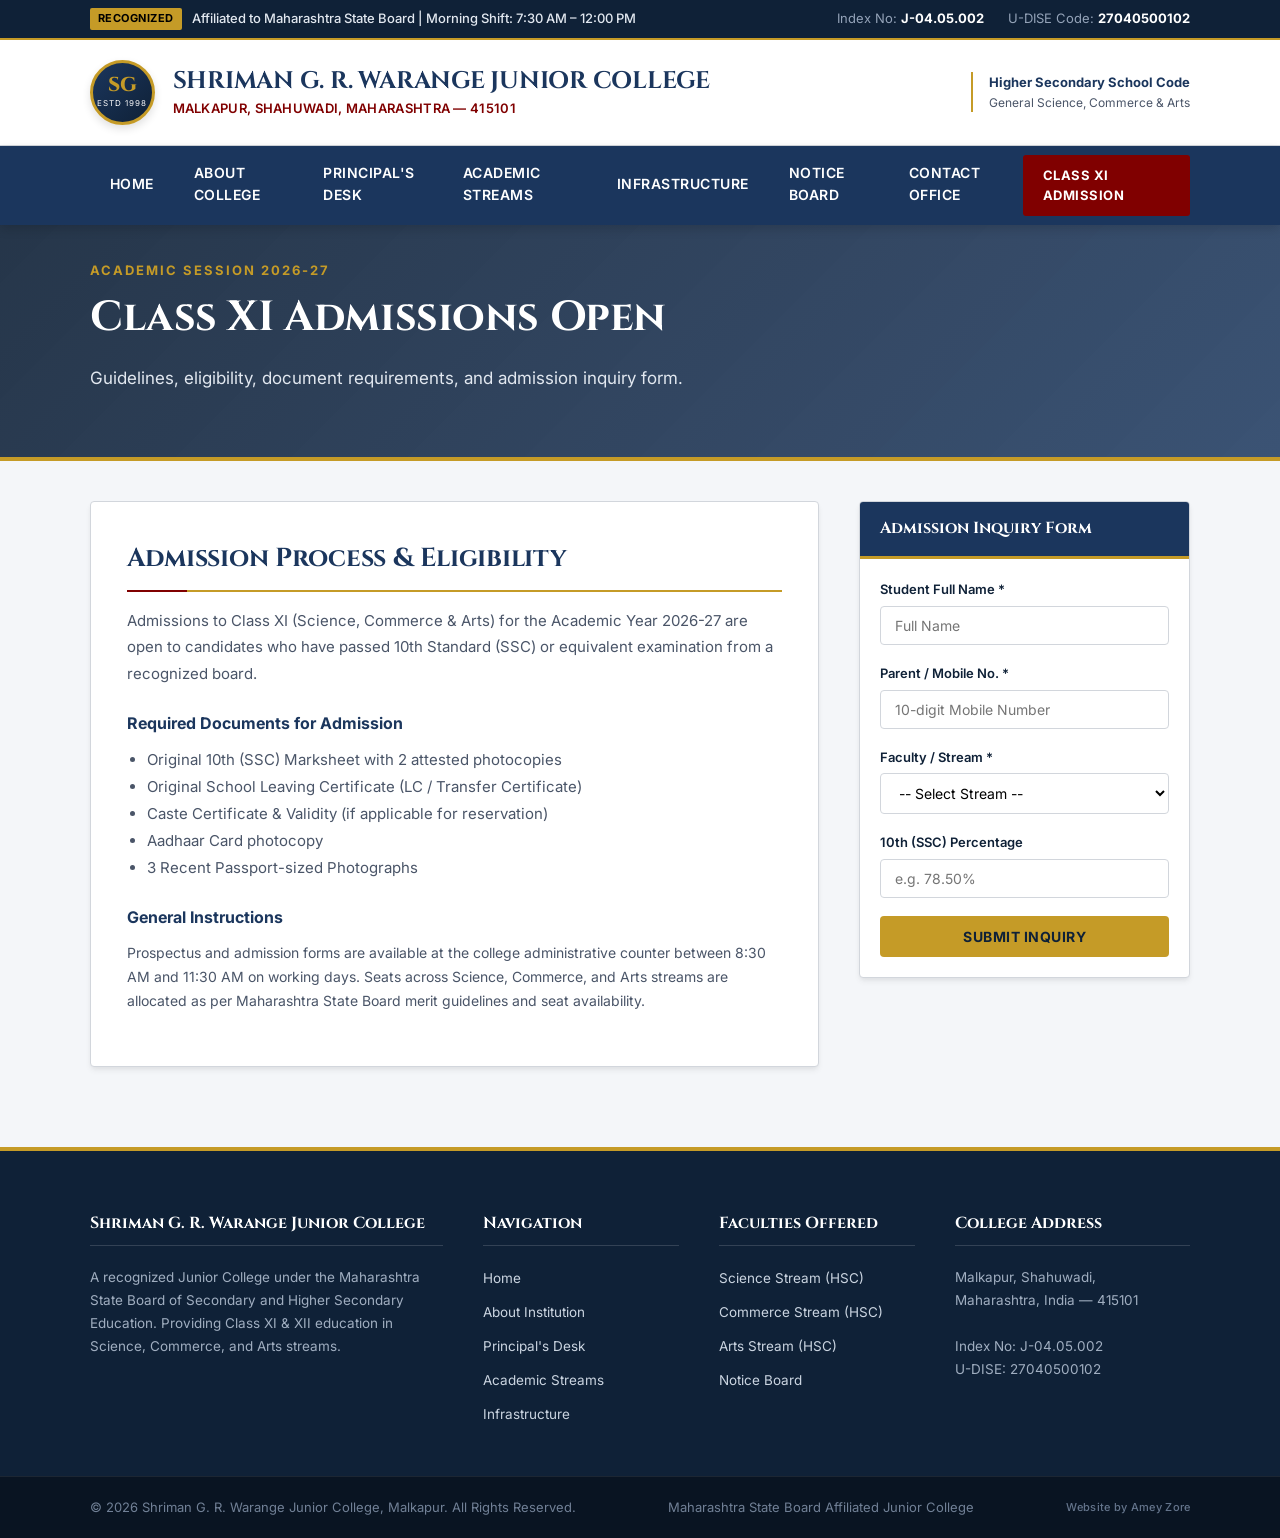
<file: admissions.html>
<!DOCTYPE html>
<html lang="en">
<head>
    <meta charset="UTF-8">
    <meta name="viewport" content="width=device-width, initial-scale=1.0">
    <title>Class XI Admissions | Shriman G. R. Warange Junior College, Malkapur</title>
    <meta name="description" content="Class XI Admission Process, guidelines, document requirements, and inquiry form for Shriman G. R. Warange Junior College, Malkapur, Shahuwadi.">
    <link rel="stylesheet" href="style.css">
</head>

<body>

    <!-- Top Affiliation Bar -->
    <div class="top-header-bar">
        <div class="affiliation-tag">
            <span class="affiliation-badge">Recognized</span>
            <span>Affiliated to Maharashtra State Board | Morning Shift: 7:30 AM – 12:00 PM</span>
        </div>
        <div class="top-header-info">
            <span>Index No: <strong>J-04.05.002</strong></span>
            <span>U-DISE Code: <strong>27040500102</strong></span>
        </div>
    </div>

    <!-- College Brand Header -->
    <header class="brand-header">
        <div class="brand-container">
            <div class="college-brand">
                <div class="college-seal">
                    <span class="seal-text">SG</span>
                    <span class="seal-sub">ESTD 1998</span>
                </div>
                <div class="college-names">
                    <h1>SHRIMAN G. R. WARANGE JUNIOR COLLEGE</h1>
                    <p>MALKAPUR, SHAHUWADI, MAHARASHTRA — 415101</p>
                </div>
            </div>

            <div class="college-index">
                <strong>Higher Secondary School Code</strong>
                <span>General Science, Commerce & Arts</span>
            </div>
        </div>
    </header>

    <!-- Main Navigation Bar -->
    <nav class="main-navbar">
        <div class="nav-container">
            <ul class="nav-links-formal">
                <li><a href="index.html">Home</a></li>
                <li><a href="about.html">About College</a></li>
                <li><a href="principal.html">Principal's Desk</a></li>
                <li><a href="courses.html">Academic Streams</a></li>
                <li><a href="facilities.html">Infrastructure</a></li>
                <li><a href="notices.html">Notice Board</a></li>
                <li><a href="contact.html">Contact Office</a></li>
            </ul>
            <a href="admissions.html" class="btn-admission active">Class XI Admission</a>
        </div>
    </nav>

    <!-- Page Title / Hero Bar -->
    <section class="hero-banner" style="padding: 35px 20px;">
        <div class="hero-banner-content">
            <div class="hero-motto">ACADEMIC SESSION 2026-27</div>
            <h2>Class XI Admissions Open</h2>
            <p>Guidelines, eligibility, document requirements, and admission inquiry form.</p>
        </div>
    </section>

    <!-- Main Content Area -->
    <div class="main-wrapper">
        <main>
            <section class="content-section">
                <h3 class="section-heading-formal">Admission Process & Eligibility</h3>
                <p>
                    Admissions to Class XI (Science, Commerce & Arts) for the Academic Year 2026-27 are open to candidates who have passed 10th Standard (SSC) or equivalent examination from a recognized board.
                </p>

                <h4 style="color: var(--navy-primary); margin-top: 24px; margin-bottom: 10px; font-size: 16px;">Required Documents for Admission</h4>
                <ul style="margin-left: 20px; color: var(--text-secondary); line-height: 1.8;">
                    <li>Original 10th (SSC) Marksheet with 2 attested photocopies</li>
                    <li>Original School Leaving Certificate (LC / Transfer Certificate)</li>
                    <li>Caste Certificate & Validity (if applicable for reservation)</li>
                    <li>Aadhaar Card photocopy</li>
                    <li>3 Recent Passport-sized Photographs</li>
                </ul>

                <h4 style="color: var(--navy-primary); margin-top: 24px; margin-bottom: 10px; font-size: 16px;">General Instructions</h4>
                <p style="color: var(--text-secondary); font-size: 14px; line-height: 1.7;">
                    Prospectus and admission forms are available at the college administrative counter between 8:30 AM and 11:30 AM on working days. Seats across Science, Commerce, and Arts streams are allocated as per Maharashtra State Board merit guidelines and seat availability.
                </p>
            </section>
        </main>

        <aside>
            <!-- Admission Inquiry Form -->
            <div class="sidebar-box">
                <div class="sidebar-header">Admission Inquiry Form</div>
                <div style="padding: 20px;">
                    <form onsubmit="event.preventDefault(); alert('Thank you. Your admission inquiry has been submitted to the college office.');">
                        <div class="formal-form-group">
                            <label for="student-name">Student Full Name *</label>
                            <input type="text" id="student-name" class="formal-input" required placeholder="Full Name">
                        </div>

                        <div class="formal-form-group">
                            <label for="parent-phone">Parent / Mobile No. *</label>
                            <input type="tel" id="parent-phone" class="formal-input" required placeholder="10-digit Mobile Number">
                        </div>

                        <div class="formal-form-group">
                            <label for="stream-select">Faculty / Stream *</label>
                            <select id="stream-select" class="formal-input" required>
                                <option value="">-- Select Stream --</option>
                                <option value="science">Class XI Science</option>
                                <option value="commerce">Class XI Commerce</option>
                                <option value="arts">Class XI Arts</option>
                            </select>
                        </div>

                        <div class="formal-form-group">
                            <label for="ssc-marks">10th (SSC) Percentage</label>
                            <input type="text" id="ssc-marks" class="formal-input" placeholder="e.g. 78.50%">
                        </div>

                        <button type="submit" class="btn-primary-formal" style="width: 100%; border: none; cursor: pointer;">Submit Inquiry</button>
                    </form>
                </div>
            </div>
        </aside>
    </div>

    <!-- Institutional Footer -->
    <footer class="site-footer">
        <div class="footer-container">
            <div class="footer-col">
                <h4>Shriman G. R. Warange Junior College</h4>
                <p>
                    A recognized Junior College under the Maharashtra State Board of Secondary and Higher Secondary Education. Providing Class XI & XII education in Science, Commerce, and Arts streams.
                </p>
            </div>

            <div class="footer-col">
                <h4>Navigation</h4>
                <ul class="footer-links-formal">
                    <li><a href="index.html">Home</a></li>
                    <li><a href="about.html">About Institution</a></li>
                    <li><a href="principal.html">Principal's Desk</a></li>
                    <li><a href="courses.html">Academic Streams</a></li>
                    <li><a href="facilities.html">Infrastructure</a></li>
                </ul>
            </div>

            <div class="footer-col">
                <h4>Faculties Offered</h4>
                <ul class="footer-links-formal">
                    <li><a href="courses.html">Science Stream (HSC)</a></li>
                    <li><a href="courses.html">Commerce Stream (HSC)</a></li>
                    <li><a href="courses.html">Arts Stream (HSC)</a></li>
                    <li><a href="notices.html">Notice Board</a></li>
                </ul>
            </div>

            <div class="footer-col">
                <h4>College Address</h4>
                <p>
                    Malkapur, Shahuwadi,<br>
                    Maharashtra, India — 415101<br><br>
                    Index No: J-04.05.002<br>
                    U-DISE: 27040500102
                </p>
            </div>
        </div>

        <div class="footer-bottom-bar">
            <div class="footer-bottom-container">
                <div>© 2026 Shriman G. R. Warange Junior College, Malkapur. All Rights Reserved.</div>
                <div>Maharashtra State Board Affiliated Junior College</div>
                <div class="creator-credit">Website by Amey Zore</div>
            </div>
        </div>
    </footer>

</body>
</html>
</file>
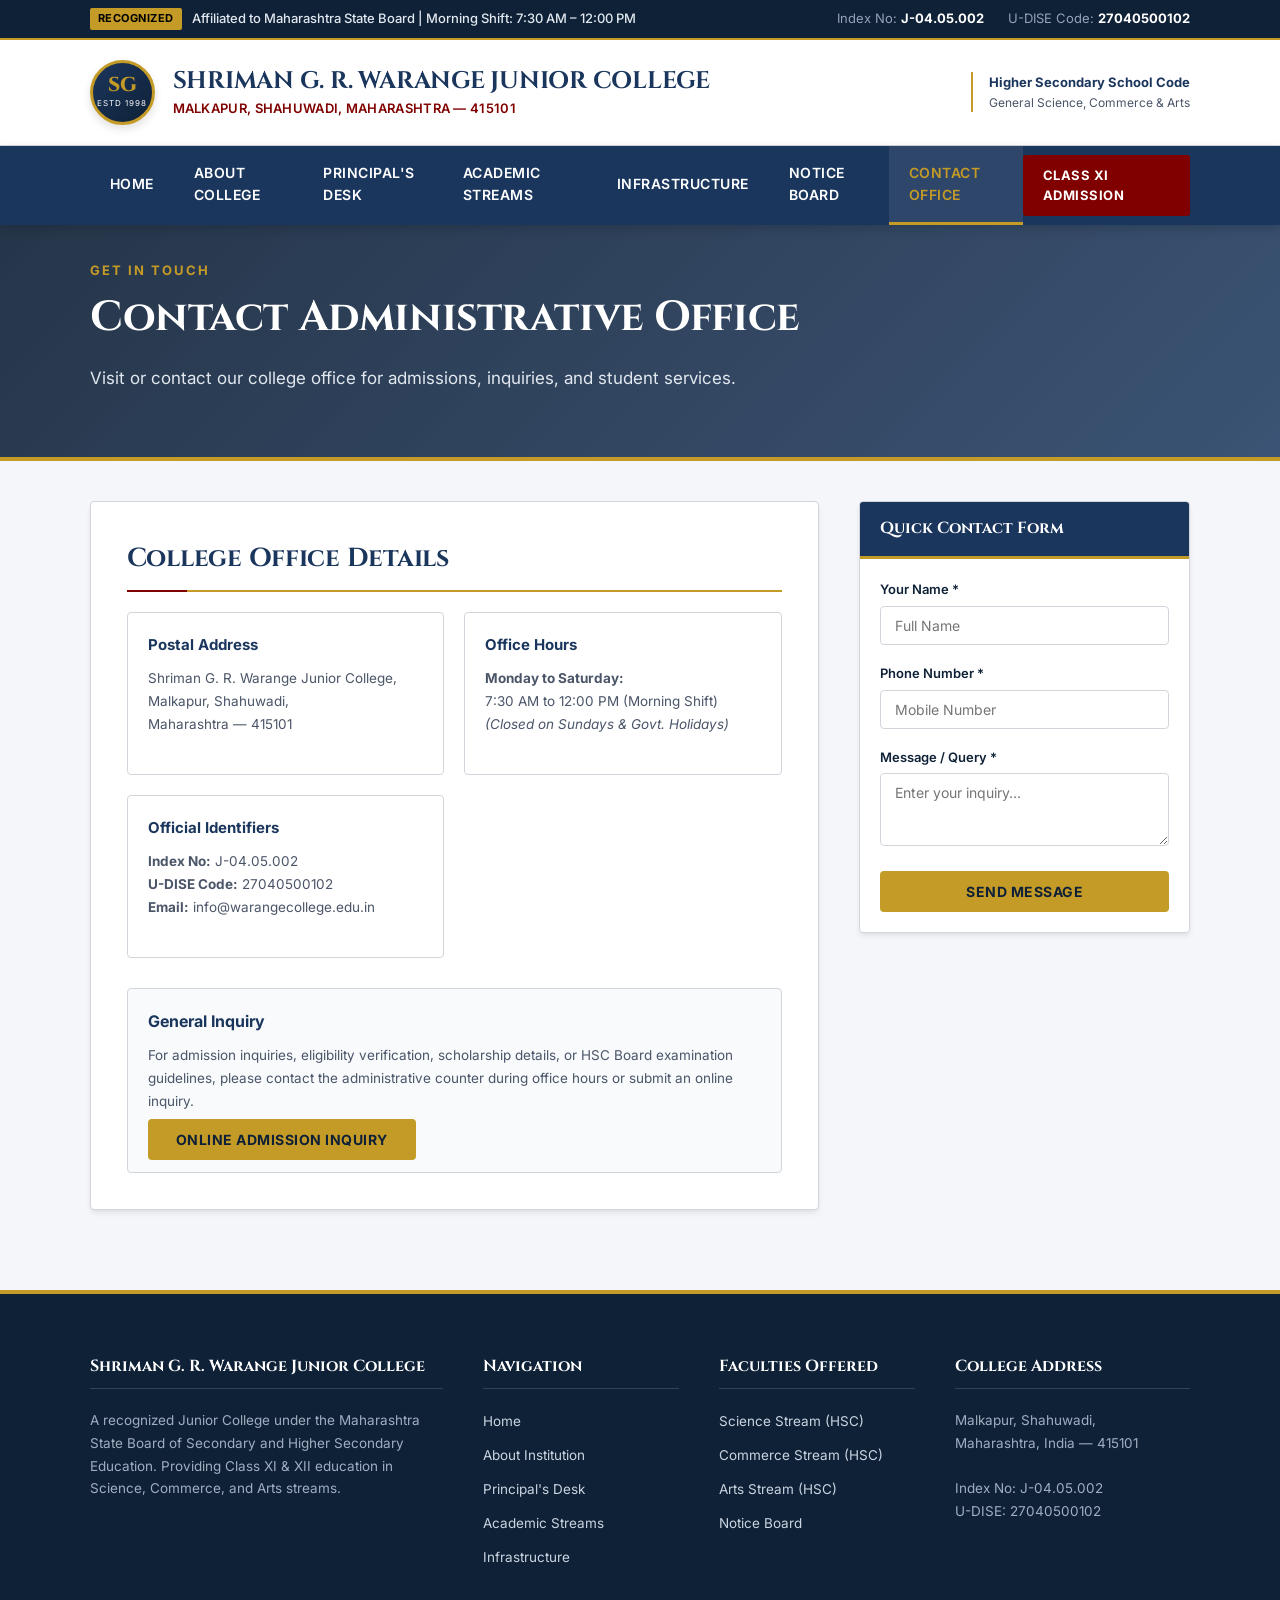
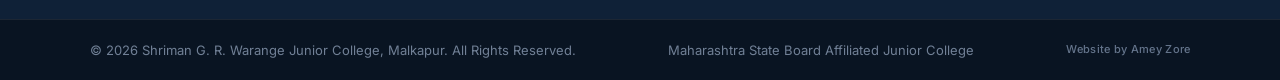
<file: contact.html>
<!DOCTYPE html>
<html lang="en">
<head>
    <meta charset="UTF-8">
    <meta name="viewport" content="width=device-width, initial-scale=1.0">
    <title>Contact Office | Shriman G. R. Warange Junior College, Malkapur</title>
    <meta name="description" content="Contact Information, Address, Timings, and Location for Shriman G. R. Warange Junior College, Malkapur, Shahuwadi.">
    <link rel="stylesheet" href="style.css">
</head>

<body>

    <!-- Top Affiliation Bar -->
    <div class="top-header-bar">
        <div class="affiliation-tag">
            <span class="affiliation-badge">Recognized</span>
            <span>Affiliated to Maharashtra State Board | Morning Shift: 7:30 AM – 12:00 PM</span>
        </div>
        <div class="top-header-info">
            <span>Index No: <strong>J-04.05.002</strong></span>
            <span>U-DISE Code: <strong>27040500102</strong></span>
        </div>
    </div>

    <!-- College Brand Header -->
    <header class="brand-header">
        <div class="brand-container">
            <div class="college-brand">
                <div class="college-seal">
                    <span class="seal-text">SG</span>
                    <span class="seal-sub">ESTD 1998</span>
                </div>
                <div class="college-names">
                    <h1>SHRIMAN G. R. WARANGE JUNIOR COLLEGE</h1>
                    <p>MALKAPUR, SHAHUWADI, MAHARASHTRA — 415101</p>
                </div>
            </div>

            <div class="college-index">
                <strong>Higher Secondary School Code</strong>
                <span>General Science, Commerce & Arts</span>
            </div>
        </div>
    </header>

    <!-- Main Navigation Bar -->
    <nav class="main-navbar">
        <div class="nav-container">
            <ul class="nav-links-formal">
                <li><a href="index.html">Home</a></li>
                <li><a href="about.html">About College</a></li>
                <li><a href="principal.html">Principal's Desk</a></li>
                <li><a href="courses.html">Academic Streams</a></li>
                <li><a href="facilities.html">Infrastructure</a></li>
                <li><a href="notices.html">Notice Board</a></li>
                <li><a href="contact.html" class="active">Contact Office</a></li>
            </ul>
            <a href="admissions.html" class="btn-admission">Class XI Admission</a>
        </div>
    </nav>

    <!-- Page Title / Hero Bar -->
    <section class="hero-banner" style="padding: 35px 20px;">
        <div class="hero-banner-content">
            <div class="hero-motto">GET IN TOUCH</div>
            <h2>Contact Administrative Office</h2>
            <p>Visit or contact our college office for admissions, inquiries, and student services.</p>
        </div>
    </section>

    <!-- Main Content Area -->
    <div class="main-wrapper">
        <main>
            <section class="content-section">
                <h3 class="section-heading-formal">College Office Details</h3>
                
                <div style="display: grid; grid-template-columns: repeat(auto-fit, minmax(240px, 1fr)); gap: 20px; margin-top: 20px;">
                    <div style="padding: 20px; border: 1px solid var(--border-color); border-radius: 4px; background: #ffffff;">
                        <h4 style="color: var(--navy-primary); margin-bottom: 10px; font-size: 15px;">Postal Address</h4>
                        <p style="font-size: 13.5px; color: var(--text-secondary); line-height: 1.7;">
                            Shriman G. R. Warange Junior College,<br>
                            Malkapur, Shahuwadi,<br>
                            Maharashtra — 415101
                        </p>
                    </div>

                    <div style="padding: 20px; border: 1px solid var(--border-color); border-radius: 4px; background: #ffffff;">
                        <h4 style="color: var(--navy-primary); margin-bottom: 10px; font-size: 15px;">Office Hours</h4>
                        <p style="font-size: 13.5px; color: var(--text-secondary); line-height: 1.7;">
                            <strong>Monday to Saturday:</strong><br>
                            7:30 AM to 12:00 PM (Morning Shift)<br>
                            <em>(Closed on Sundays & Govt. Holidays)</em>
                        </p>
                    </div>

                    <div style="padding: 20px; border: 1px solid var(--border-color); border-radius: 4px; background: #ffffff;">
                        <h4 style="color: var(--navy-primary); margin-bottom: 10px; font-size: 15px;">Official Identifiers</h4>
                        <p style="font-size: 13.5px; color: var(--text-secondary); line-height: 1.7;">
                            <strong>Index No:</strong> J-04.05.002<br>
                            <strong>U-DISE Code:</strong> 27040500102<br>
                            <strong>Email:</strong> info@warangecollege.edu.in
                        </p>
                    </div>
                </div>

                <div style="margin-top: 30px; padding: 20px; background-color: #f8fafc; border: 1px solid var(--border-color); border-radius: 4px;">
                    <h4 style="color: var(--navy-primary); margin-bottom: 10px; font-size: 16px;">General Inquiry</h4>
                    <p style="font-size: 13.5px; color: var(--text-secondary); line-height: 1.7; margin-bottom: 15px;">
                        For admission inquiries, eligibility verification, scholarship details, or HSC Board examination guidelines, please contact the administrative counter during office hours or submit an online inquiry.
                    </p>
                    <a href="admissions.html" class="btn-primary-formal">Online Admission Inquiry</a>
                </div>
            </section>
        </main>

        <aside>
            <div class="sidebar-box">
                <div class="sidebar-header">Quick Contact Form</div>
                <div style="padding: 20px;">
                    <form onsubmit="event.preventDefault(); alert('Thank you. Your message has been sent to the college office.');">
                        <div class="formal-form-group">
                            <label for="contact-name">Your Name *</label>
                            <input type="text" id="contact-name" class="formal-input" required placeholder="Full Name">
                        </div>

                        <div class="formal-form-group">
                            <label for="contact-phone">Phone Number *</label>
                            <input type="tel" id="contact-phone" class="formal-input" required placeholder="Mobile Number">
                        </div>

                        <div class="formal-form-group">
                            <label for="contact-msg">Message / Query *</label>
                            <textarea id="contact-msg" class="formal-input" rows="3" required placeholder="Enter your inquiry..."></textarea>
                        </div>

                        <button type="submit" class="btn-primary-formal" style="width: 100%; border: none; cursor: pointer;">Send Message</button>
                    </form>
                </div>
            </div>
        </aside>
    </div>

    <!-- Institutional Footer -->
    <footer class="site-footer">
        <div class="footer-container">
            <div class="footer-col">
                <h4>Shriman G. R. Warange Junior College</h4>
                <p>
                    A recognized Junior College under the Maharashtra State Board of Secondary and Higher Secondary Education. Providing Class XI & XII education in Science, Commerce, and Arts streams.
                </p>
            </div>

            <div class="footer-col">
                <h4>Navigation</h4>
                <ul class="footer-links-formal">
                    <li><a href="index.html">Home</a></li>
                    <li><a href="about.html">About Institution</a></li>
                    <li><a href="principal.html">Principal's Desk</a></li>
                    <li><a href="courses.html">Academic Streams</a></li>
                    <li><a href="facilities.html">Infrastructure</a></li>
                </ul>
            </div>

            <div class="footer-col">
                <h4>Faculties Offered</h4>
                <ul class="footer-links-formal">
                    <li><a href="courses.html">Science Stream (HSC)</a></li>
                    <li><a href="courses.html">Commerce Stream (HSC)</a></li>
                    <li><a href="courses.html">Arts Stream (HSC)</a></li>
                    <li><a href="notices.html">Notice Board</a></li>
                </ul>
            </div>

            <div class="footer-col">
                <h4>College Address</h4>
                <p>
                    Malkapur, Shahuwadi,<br>
                    Maharashtra, India — 415101<br><br>
                    Index No: J-04.05.002<br>
                    U-DISE: 27040500102
                </p>
            </div>
        </div>

        <div class="footer-bottom-bar">
            <div class="footer-bottom-container">
                <div>© 2026 Shriman G. R. Warange Junior College, Malkapur. All Rights Reserved.</div>
                <div>Maharashtra State Board Affiliated Junior College</div>
                <div class="creator-credit">Website by Amey Zore</div>
            </div>
        </div>
    </footer>

</body>
</html>
</file>
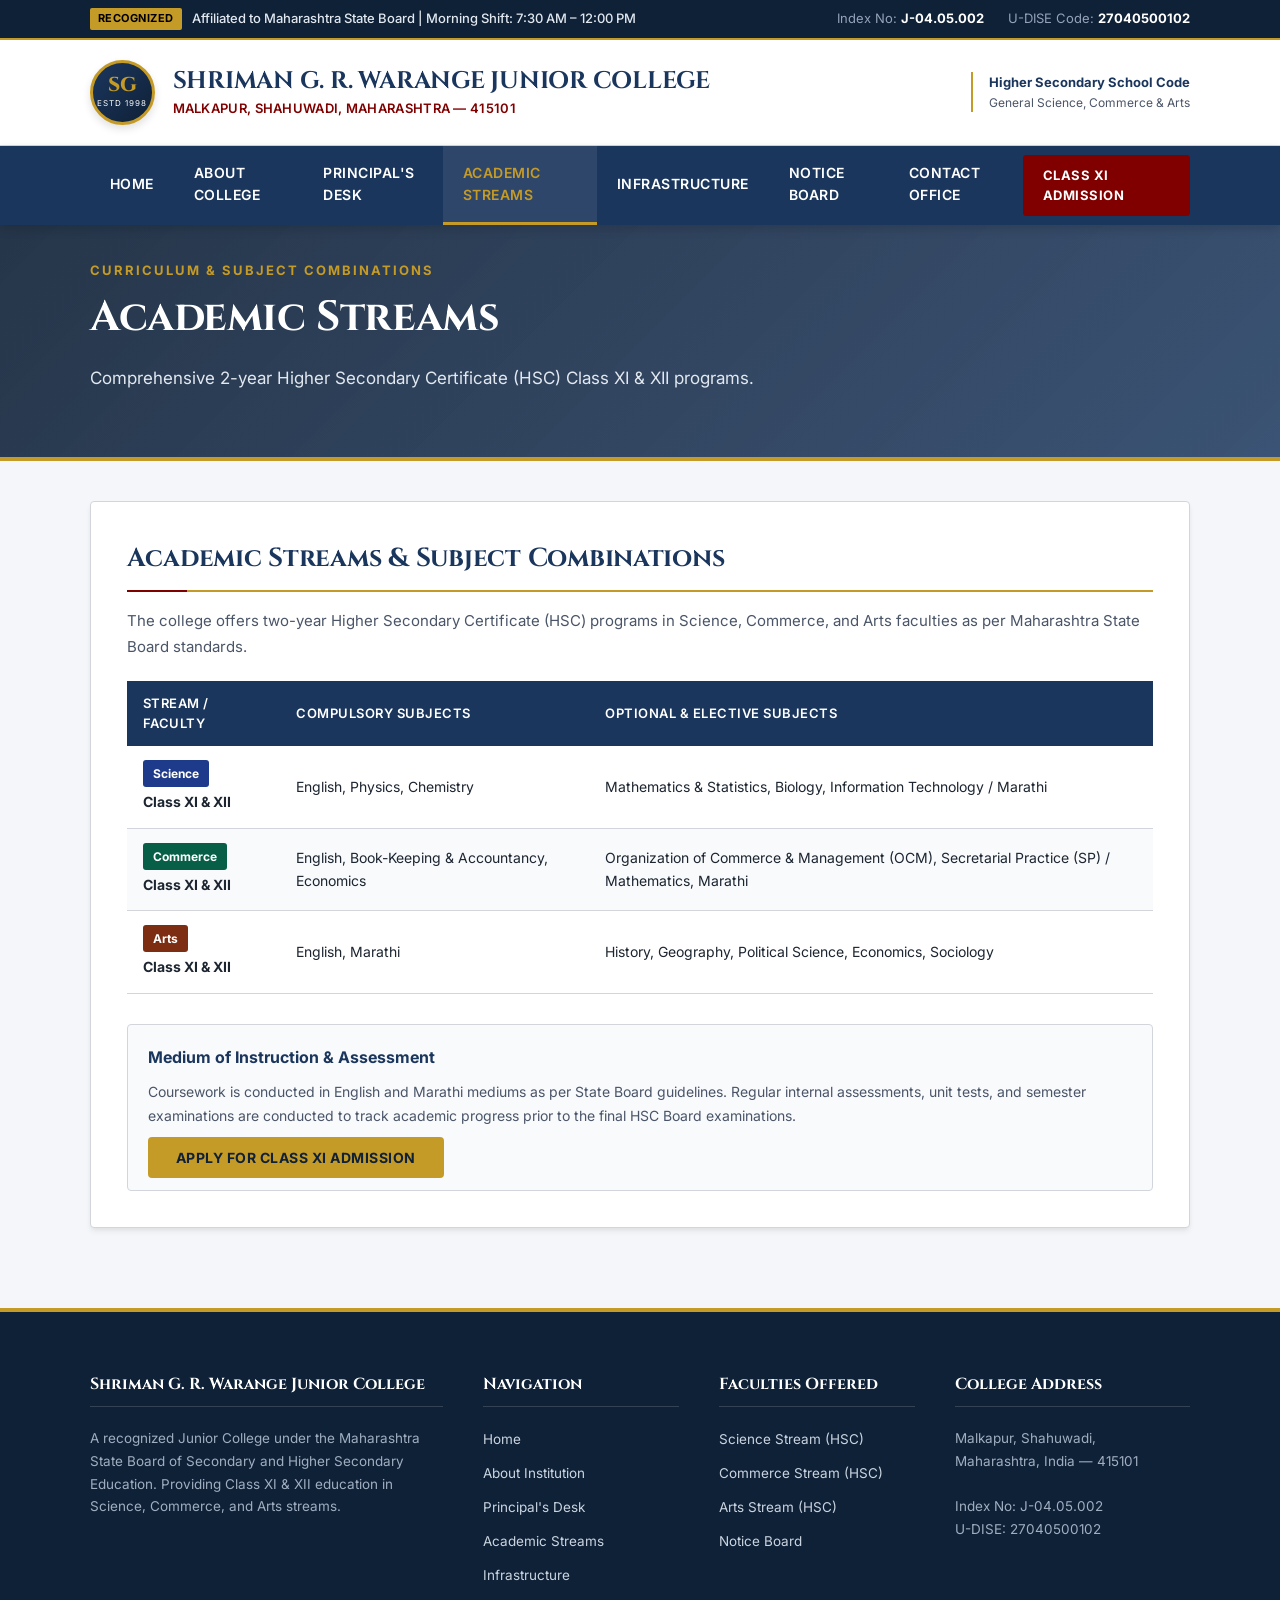
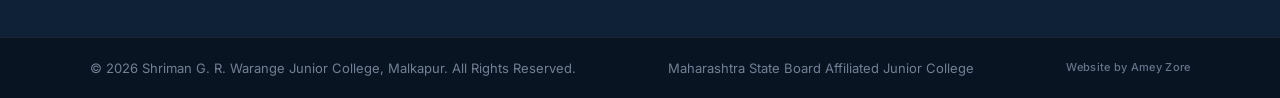
<file: courses.html>
<!DOCTYPE html>
<html lang="en">
<head>
    <meta charset="UTF-8">
    <meta name="viewport" content="width=device-width, initial-scale=1.0">
    <title>Academic Streams & Courses | Shriman G. R. Warange Junior College, Malkapur</title>
    <meta name="description" content="Academic Streams offered at Shriman G. R. Warange Junior College, Malkapur: Science, Commerce, and Arts with Maharashtra State Board curriculum.">
    <link rel="stylesheet" href="style.css">
</head>

<body>

    <!-- Top Affiliation Bar -->
    <div class="top-header-bar">
        <div class="affiliation-tag">
            <span class="affiliation-badge">Recognized</span>
            <span>Affiliated to Maharashtra State Board | Morning Shift: 7:30 AM – 12:00 PM</span>
        </div>
        <div class="top-header-info">
            <span>Index No: <strong>J-04.05.002</strong></span>
            <span>U-DISE Code: <strong>27040500102</strong></span>
        </div>
    </div>

    <!-- College Brand Header -->
    <header class="brand-header">
        <div class="brand-container">
            <div class="college-brand">
                <div class="college-seal">
                    <span class="seal-text">SG</span>
                    <span class="seal-sub">ESTD 1998</span>
                </div>
                <div class="college-names">
                    <h1>SHRIMAN G. R. WARANGE JUNIOR COLLEGE</h1>
                    <p>MALKAPUR, SHAHUWADI, MAHARASHTRA — 415101</p>
                </div>
            </div>

            <div class="college-index">
                <strong>Higher Secondary School Code</strong>
                <span>General Science, Commerce & Arts</span>
            </div>
        </div>
    </header>

    <!-- Main Navigation Bar -->
    <nav class="main-navbar">
        <div class="nav-container">
            <ul class="nav-links-formal">
                <li><a href="index.html">Home</a></li>
                <li><a href="about.html">About College</a></li>
                <li><a href="principal.html">Principal's Desk</a></li>
                <li><a href="courses.html" class="active">Academic Streams</a></li>
                <li><a href="facilities.html">Infrastructure</a></li>
                <li><a href="notices.html">Notice Board</a></li>
                <li><a href="contact.html">Contact Office</a></li>
            </ul>
            <a href="admissions.html" class="btn-admission">Class XI Admission</a>
        </div>
    </nav>

    <!-- Page Title / Hero Bar -->
    <section class="hero-banner" style="padding: 35px 20px;">
        <div class="hero-banner-content">
            <div class="hero-motto">CURRICULUM & SUBJECT COMBINATIONS</div>
            <h2>Academic Streams</h2>
            <p>Comprehensive 2-year Higher Secondary Certificate (HSC) Class XI & XII programs.</p>
        </div>
    </section>

    <!-- Main Content Area -->
    <div class="main-wrapper">
        <main style="grid-column: 1 / -1;">
            <section class="content-section">
                <h3 class="section-heading-formal">Academic Streams & Subject Combinations</h3>
                <p>
                    The college offers two-year Higher Secondary Certificate (HSC) programs in Science, Commerce, and Arts faculties as per Maharashtra State Board standards.
                </p>

                <table class="academic-table" style="margin-top: 20px;">
                    <thead>
                        <tr>
                            <th>Stream / Faculty</th>
                            <th>Compulsory Subjects</th>
                            <th>Optional & Elective Subjects</th>
                        </tr>
                    </thead>
                    <tbody>
                        <tr>
                            <td>
                                <span class="stream-badge badge-science">Science</span>
                                <strong style="display: block; margin-top: 4px;">Class XI & XII</strong>
                            </td>
                            <td>English, Physics, Chemistry</td>
                            <td>Mathematics & Statistics, Biology, Information Technology / Marathi</td>
                        </tr>
                        <tr>
                            <td>
                                <span class="stream-badge badge-commerce">Commerce</span>
                                <strong style="display: block; margin-top: 4px;">Class XI & XII</strong>
                            </td>
                            <td>English, Book-Keeping & Accountancy, Economics</td>
                            <td>Organization of Commerce & Management (OCM), Secretarial Practice (SP) / Mathematics, Marathi</td>
                        </tr>
                        <tr>
                            <td>
                                <span class="stream-badge badge-arts">Arts</span>
                                <strong style="display: block; margin-top: 4px;">Class XI & XII</strong>
                            </td>
                            <td>English, Marathi</td>
                            <td>History, Geography, Political Science, Economics, Sociology</td>
                        </tr>
                    </tbody>
                </table>

                <div style="margin-top: 30px; padding: 20px; background-color: #f8fafc; border: 1px solid var(--border-color); border-radius: 4px;">
                    <h4 style="color: var(--navy-primary); margin-bottom: 10px; font-size: 16px;">Medium of Instruction & Assessment</h4>
                    <p style="font-size: 14px; color: var(--text-secondary); line-height: 1.7;">
                        Coursework is conducted in English and Marathi mediums as per State Board guidelines. Regular internal assessments, unit tests, and semester examinations are conducted to track academic progress prior to the final HSC Board examinations.
                    </p>
                    <div style="margin-top: 15px;">
                        <a href="admissions.html" class="btn-primary-formal">Apply for Class XI Admission</a>
                    </div>
                </div>
            </section>
        </main>
    </div>

    <!-- Institutional Footer -->
    <footer class="site-footer">
        <div class="footer-container">
            <div class="footer-col">
                <h4>Shriman G. R. Warange Junior College</h4>
                <p>
                    A recognized Junior College under the Maharashtra State Board of Secondary and Higher Secondary Education. Providing Class XI & XII education in Science, Commerce, and Arts streams.
                </p>
            </div>

            <div class="footer-col">
                <h4>Navigation</h4>
                <ul class="footer-links-formal">
                    <li><a href="index.html">Home</a></li>
                    <li><a href="about.html">About Institution</a></li>
                    <li><a href="principal.html">Principal's Desk</a></li>
                    <li><a href="courses.html">Academic Streams</a></li>
                    <li><a href="facilities.html">Infrastructure</a></li>
                </ul>
            </div>

            <div class="footer-col">
                <h4>Faculties Offered</h4>
                <ul class="footer-links-formal">
                    <li><a href="courses.html">Science Stream (HSC)</a></li>
                    <li><a href="courses.html">Commerce Stream (HSC)</a></li>
                    <li><a href="courses.html">Arts Stream (HSC)</a></li>
                    <li><a href="notices.html">Notice Board</a></li>
                </ul>
            </div>

            <div class="footer-col">
                <h4>College Address</h4>
                <p>
                    Malkapur, Shahuwadi,<br>
                    Maharashtra, India — 415101<br><br>
                    Index No: J-04.05.002<br>
                    U-DISE: 27040500102
                </p>
            </div>
        </div>

        <div class="footer-bottom-bar">
            <div class="footer-bottom-container">
                <div>© 2026 Shriman G. R. Warange Junior College, Malkapur. All Rights Reserved.</div>
                <div>Maharashtra State Board Affiliated Junior College</div>
                <div class="creator-credit">Website by Amey Zore</div>
            </div>
        </div>
    </footer>

</body>
</html>
</file>
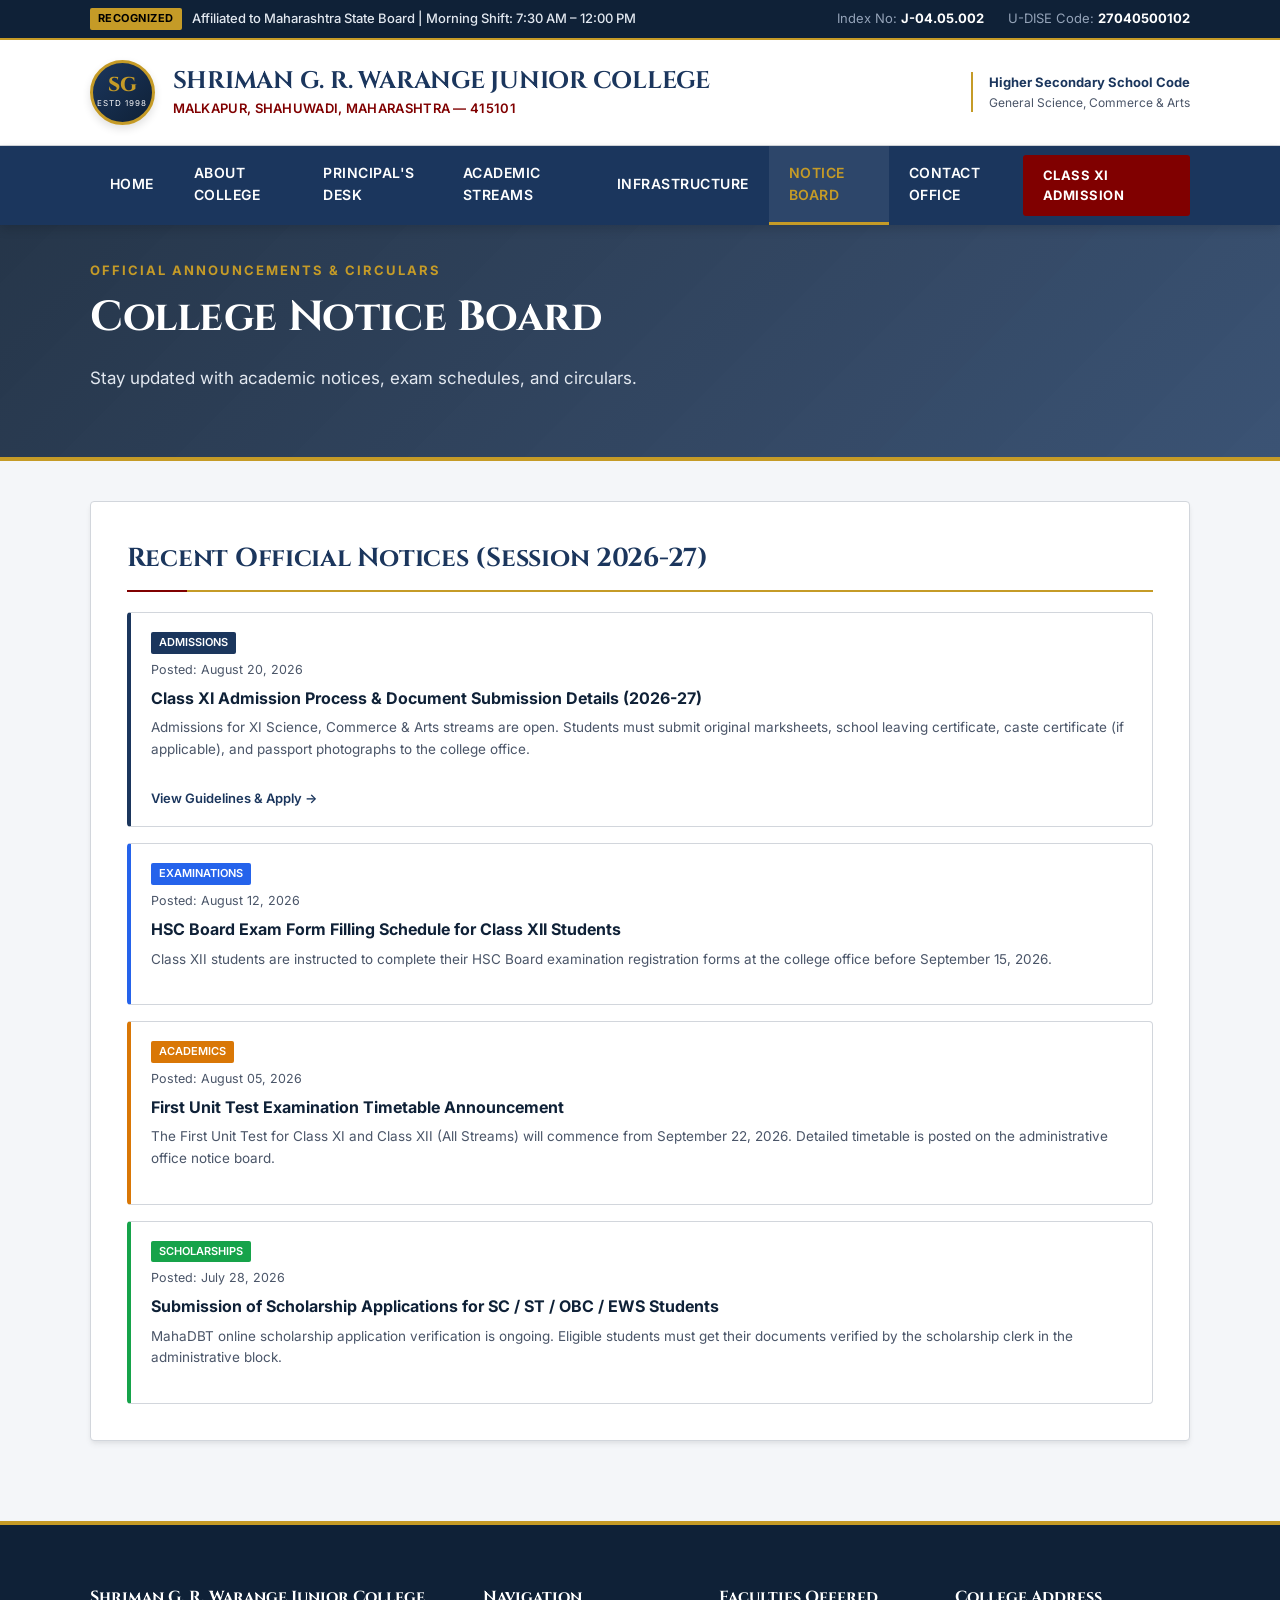
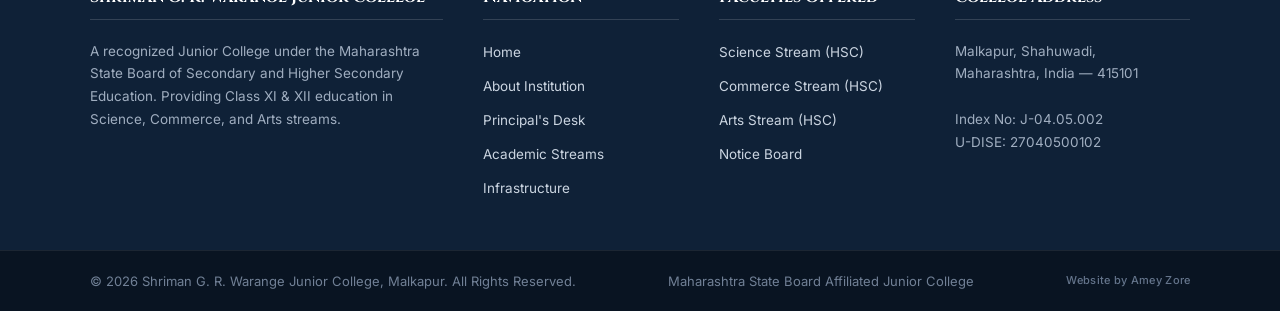
<file: notices.html>
<!DOCTYPE html>
<html lang="en">
<head>
    <meta charset="UTF-8">
    <meta name="viewport" content="width=device-width, initial-scale=1.0">
    <title>Notice Board | Shriman G. R. Warange Junior College, Malkapur</title>
    <meta name="description" content="Official Notice Board of Shriman G. R. Warange Junior College, Malkapur, Shahuwadi - Admissions, exam timetables, and announcements.">
    <link rel="stylesheet" href="style.css">
</head>

<body>

    <!-- Top Affiliation Bar -->
    <div class="top-header-bar">
        <div class="affiliation-tag">
            <span class="affiliation-badge">Recognized</span>
            <span>Affiliated to Maharashtra State Board | Morning Shift: 7:30 AM – 12:00 PM</span>
        </div>
        <div class="top-header-info">
            <span>Index No: <strong>J-04.05.002</strong></span>
            <span>U-DISE Code: <strong>27040500102</strong></span>
        </div>
    </div>

    <!-- College Brand Header -->
    <header class="brand-header">
        <div class="brand-container">
            <div class="college-brand">
                <div class="college-seal">
                    <span class="seal-text">SG</span>
                    <span class="seal-sub">ESTD 1998</span>
                </div>
                <div class="college-names">
                    <h1>SHRIMAN G. R. WARANGE JUNIOR COLLEGE</h1>
                    <p>MALKAPUR, SHAHUWADI, MAHARASHTRA — 415101</p>
                </div>
            </div>

            <div class="college-index">
                <strong>Higher Secondary School Code</strong>
                <span>General Science, Commerce & Arts</span>
            </div>
        </div>
    </header>

    <!-- Main Navigation Bar -->
    <nav class="main-navbar">
        <div class="nav-container">
            <ul class="nav-links-formal">
                <li><a href="index.html">Home</a></li>
                <li><a href="about.html">About College</a></li>
                <li><a href="principal.html">Principal's Desk</a></li>
                <li><a href="courses.html">Academic Streams</a></li>
                <li><a href="facilities.html">Infrastructure</a></li>
                <li><a href="notices.html" class="active">Notice Board</a></li>
                <li><a href="contact.html">Contact Office</a></li>
            </ul>
            <a href="admissions.html" class="btn-admission">Class XI Admission</a>
        </div>
    </nav>

    <!-- Page Title / Hero Bar -->
    <section class="hero-banner" style="padding: 35px 20px;">
        <div class="hero-banner-content">
            <div class="hero-motto">OFFICIAL ANNOUNCEMENTS & CIRCULARS</div>
            <h2>College Notice Board</h2>
            <p>Stay updated with academic notices, exam schedules, and circulars.</p>
        </div>
    </section>

    <!-- Main Content Area -->
    <div class="main-wrapper">
        <main style="grid-column: 1 / -1;">
            <section class="content-section">
                <h3 class="section-heading-formal">Recent Official Notices (Session 2026-27)</h3>
                
                <div style="display: flex; flex-direction: column; gap: 16px; margin-top: 20px;">
                    <div style="padding: 16px 20px; border: 1px solid var(--border-color); border-left: 4px solid var(--navy-primary); background: #ffffff; border-radius: 4px;">
                        <span style="display: inline-block; padding: 2px 8px; font-size: 11px; background-color: var(--navy-primary); color: #fff; border-radius: 2px; font-weight: 600; margin-bottom: 6px;">ADMISSIONS</span>
                        <span style="font-size: 12.5px; color: var(--text-secondary); display: block; margin-bottom: 6px;">Posted: August 20, 2026</span>
                        <h4 style="font-size: 16px; color: var(--navy-dark); margin-bottom: 6px;">Class XI Admission Process & Document Submission Details (2026-27)</h4>
                        <p style="font-size: 13.5px; color: var(--text-secondary); line-height: 1.6;">
                            Admissions for XI Science, Commerce & Arts streams are open. Students must submit original marksheets, school leaving certificate, caste certificate (if applicable), and passport photographs to the college office.
                        </p>
                        <a href="admissions.html" style="display: inline-block; margin-top: 10px; font-weight: 600; font-size: 13px; color: var(--navy-primary);">View Guidelines & Apply &rarr;</a>
                    </div>

                    <div style="padding: 16px 20px; border: 1px solid var(--border-color); border-left: 4px solid #2563eb; background: #ffffff; border-radius: 4px;">
                        <span style="display: inline-block; padding: 2px 8px; font-size: 11px; background-color: #2563eb; color: #fff; border-radius: 2px; font-weight: 600; margin-bottom: 6px;">EXAMINATIONS</span>
                        <span style="font-size: 12.5px; color: var(--text-secondary); display: block; margin-bottom: 6px;">Posted: August 12, 2026</span>
                        <h4 style="font-size: 16px; color: var(--navy-dark); margin-bottom: 6px;">HSC Board Exam Form Filling Schedule for Class XII Students</h4>
                        <p style="font-size: 13.5px; color: var(--text-secondary); line-height: 1.6;">
                            Class XII students are instructed to complete their HSC Board examination registration forms at the college office before September 15, 2026.
                        </p>
                    </div>

                    <div style="padding: 16px 20px; border: 1px solid var(--border-color); border-left: 4px solid #d97706; background: #ffffff; border-radius: 4px;">
                        <span style="display: inline-block; padding: 2px 8px; font-size: 11px; background-color: #d97706; color: #fff; border-radius: 2px; font-weight: 600; margin-bottom: 6px;">ACADEMICS</span>
                        <span style="font-size: 12.5px; color: var(--text-secondary); display: block; margin-bottom: 6px;">Posted: August 05, 2026</span>
                        <h4 style="font-size: 16px; color: var(--navy-dark); margin-bottom: 6px;">First Unit Test Examination Timetable Announcement</h4>
                        <p style="font-size: 13.5px; color: var(--text-secondary); line-height: 1.6;">
                            The First Unit Test for Class XI and Class XII (All Streams) will commence from September 22, 2026. Detailed timetable is posted on the administrative office notice board.
                        </p>
                    </div>

                    <div style="padding: 16px 20px; border: 1px solid var(--border-color); border-left: 4px solid #16a34a; background: #ffffff; border-radius: 4px;">
                        <span style="display: inline-block; padding: 2px 8px; font-size: 11px; background-color: #16a34a; color: #fff; border-radius: 2px; font-weight: 600; margin-bottom: 6px;">SCHOLARSHIPS</span>
                        <span style="font-size: 12.5px; color: var(--text-secondary); display: block; margin-bottom: 6px;">Posted: July 28, 2026</span>
                        <h4 style="font-size: 16px; color: var(--navy-dark); margin-bottom: 6px;">Submission of Scholarship Applications for SC / ST / OBC / EWS Students</h4>
                        <p style="font-size: 13.5px; color: var(--text-secondary); line-height: 1.6;">
                            MahaDBT online scholarship application verification is ongoing. Eligible students must get their documents verified by the scholarship clerk in the administrative block.
                        </p>
                    </div>
                </div>
            </section>
        </main>
    </div>

    <!-- Institutional Footer -->
    <footer class="site-footer">
        <div class="footer-container">
            <div class="footer-col">
                <h4>Shriman G. R. Warange Junior College</h4>
                <p>
                    A recognized Junior College under the Maharashtra State Board of Secondary and Higher Secondary Education. Providing Class XI & XII education in Science, Commerce, and Arts streams.
                </p>
            </div>

            <div class="footer-col">
                <h4>Navigation</h4>
                <ul class="footer-links-formal">
                    <li><a href="index.html">Home</a></li>
                    <li><a href="about.html">About Institution</a></li>
                    <li><a href="principal.html">Principal's Desk</a></li>
                    <li><a href="courses.html">Academic Streams</a></li>
                    <li><a href="facilities.html">Infrastructure</a></li>
                </ul>
            </div>

            <div class="footer-col">
                <h4>Faculties Offered</h4>
                <ul class="footer-links-formal">
                    <li><a href="courses.html">Science Stream (HSC)</a></li>
                    <li><a href="courses.html">Commerce Stream (HSC)</a></li>
                    <li><a href="courses.html">Arts Stream (HSC)</a></li>
                    <li><a href="notices.html">Notice Board</a></li>
                </ul>
            </div>

            <div class="footer-col">
                <h4>College Address</h4>
                <p>
                    Malkapur, Shahuwadi,<br>
                    Maharashtra, India — 415101<br><br>
                    Index No: J-04.05.002<br>
                    U-DISE: 27040500102
                </p>
            </div>
        </div>

        <div class="footer-bottom-bar">
            <div class="footer-bottom-container">
                <div>© 2026 Shriman G. R. Warange Junior College, Malkapur. All Rights Reserved.</div>
                <div>Maharashtra State Board Affiliated Junior College</div>
                <div class="creator-credit">Website by Amey Zore</div>
            </div>
        </div>
    </footer>

</body>
</html>
</file>
<file: style.css>
@import url('https://fonts.googleapis.com/css2?family=Cinzel:wght@600;700;800&family=Inter:wght@400;500;600;700&display=swap');

:root {
    --navy-dark: #0f2137;
    --navy-primary: #1b365d;
    --maroon-accent: #800000;
    --gold-accent: #c59b27;
    --gold-light: #fbf4db;
    --bg-body: #f4f6f9;
    --bg-surface: #ffffff;
    --text-primary: #1c2530;
    --text-secondary: #4a5568;
    --text-muted: #718096;
    --border-color: #d2d6dc;
    --border-light: #e5e7eb;
    --shadow-subtle: 0 4px 12px rgba(0, 0, 0, 0.05);
    --shadow-card: 0 4px 6px -1px rgba(0, 0, 0, 0.07), 0 2px 4px -1px rgba(0, 0, 0, 0.04);
}

* {
    margin: 0;
    padding: 0;
    box-sizing: border-box;
    font-family: 'Inter', -apple-system, BlinkMacSystemFont, "Segoe UI", Roboto, sans-serif;
}

html {
    scroll-behavior: smooth;
}

body {
    background-color: var(--bg-body);
    color: var(--text-primary);
    line-height: 1.6;
    font-size: 15px;
}

/* Formal Header Typography */
h1,
h2,
h3,
.font-serif {
    font-family: 'Cinzel', Georgia, 'Times New Roman', serif;
    color: var(--navy-dark);
    letter-spacing: -0.01em;
}

a {
    text-decoration: none;
    color: inherit;
}

/* Top Institutional Header Bar */
.top-header-bar {
    background-color: var(--navy-dark);
    color: #cbd5e1;
    padding: 8px 7%;
    font-size: 13px;
    border-bottom: 2px solid var(--gold-accent);
    display: flex;
    justify-content: space-between;
    align-items: center;
}

.affiliation-tag {
    color: #e2e8f0;
    font-weight: 500;
    display: flex;
    align-items: center;
    gap: 10px;
}

.affiliation-badge {
    background-color: var(--gold-accent);
    color: #000000;
    font-size: 11px;
    font-weight: 700;
    padding: 2px 8px;
    border-radius: 2px;
    text-transform: uppercase;
    letter-spacing: 0.5px;
}

.top-header-info {
    display: flex;
    gap: 24px;
}

.top-header-info span {
    color: #94a3b8;
}

.top-header-info strong {
    color: white;
}

/* Main Crest & Brand Header */
.brand-header {
    background: #ffffff;
    padding: 20px 7%;
    border-bottom: 1px solid var(--border-color);
    box-shadow: 0 2px 4px rgba(0, 0, 0, 0.02);
}

.brand-container {
    max-width: 1300px;
    margin: 0 auto;
    display: flex;
    align-items: center;
    justify-content: space-between;
}

.college-brand {
    display: flex;
    align-items: center;
    gap: 18px;
}

.college-seal {
    width: 65px;
    height: 65px;
    background: linear-gradient(135deg, var(--navy-primary) 0%, var(--navy-dark) 100%);
    border: 3px solid var(--gold-accent);
    border-radius: 50%;
    display: flex;
    flex-direction: column;
    align-items: center;
    justify-content: center;
    color: var(--gold-accent);
    box-shadow: 0 4px 8px rgba(0, 0, 0, 0.12);
    text-align: center;
}

.seal-text {
    font-family: 'Cinzel', serif;
    font-weight: 800;
    font-size: 20px;
    line-height: 1;
}

.seal-sub {
    font-size: 8px;
    color: white;
    letter-spacing: 1px;
    text-transform: uppercase;
    margin-top: 2px;
}

.college-names h1 {
    font-size: 24px;
    font-weight: 700;
    color: var(--navy-primary);
    line-height: 1.25;
    margin-bottom: 2px;
}

.college-names p {
    font-size: 13px;
    color: var(--maroon-accent);
    font-weight: 600;
    letter-spacing: 0.3px;
}

.college-index {
    text-align: right;
    font-size: 12px;
    color: var(--text-secondary);
    border-left: 2px solid var(--gold-accent);
    padding-left: 16px;
}

.college-index strong {
    color: var(--navy-primary);
    display: block;
    font-size: 13px;
}

/* Formal Navigation Bar */
.main-navbar {
    background-color: var(--navy-primary);
    position: sticky;
    top: 0;
    z-index: 1000;
    box-shadow: 0 4px 10px rgba(0, 0, 0, 0.15);
}

.nav-container {
    max-width: 1300px;
    margin: 0 auto;
    padding: 0 7%;
    display: flex;
    align-items: center;
    justify-content: space-between;
}

.nav-links-formal {
    list-style: none;
    display: flex;
    align-items: center;
}

.nav-links-formal li a {
    display: block;
    padding: 16px 20px;
    color: #ffffff;
    font-size: 14px;
    font-weight: 600;
    text-transform: uppercase;
    letter-spacing: 0.5px;
    border-bottom: 3px solid transparent;
    transition: all 0.2s ease;
}

.nav-links-formal li a:hover,
.nav-links-formal li a.active {
    background-color: rgba(255, 255, 255, 0.08);
    border-bottom-color: var(--gold-accent);
    color: var(--gold-accent);
}

.btn-admission {
    background-color: var(--maroon-accent);
    color: white !important;
    padding: 10px 20px;
    font-size: 13px;
    font-weight: 700;
    text-transform: uppercase;
    letter-spacing: 0.5px;
    border-radius: 3px;
    transition: background-color 0.2s ease;
}

.btn-admission:hover {
    background-color: #600000;
}

/* Formal Hero Section */
.hero-banner {
    position: relative;
    background: linear-gradient(135deg, rgba(15, 33, 55, 0.90) 0%, rgba(27, 54, 93, 0.85) 100%),
        url('https://raw.githubusercontent.com/not-amey/clgsite/main/prayer.png') center/cover no-repeat;
    color: white;
    padding: 90px 7%;
    border-bottom: 4px solid var(--gold-accent);
}

.hero-banner-content {
    max-width: 1100px;
    margin: 0 auto;
}

.hero-motto {
    color: var(--gold-accent);
    font-size: 13px;
    font-weight: 700;
    text-transform: uppercase;
    letter-spacing: 2px;
    margin-bottom: 12px;
}

.hero-banner h2 {
    font-size: 42px;
    color: white;
    margin-bottom: 20px;
    line-height: 1.2;
}

.hero-banner p {
    font-size: 17px;
    color: #e2e8f0;
    max-width: 800px;
    line-height: 1.7;
    margin-bottom: 30px;
}

.hero-actions {
    display: flex;
    gap: 16px;
}

.btn-primary-formal {
    background-color: var(--gold-accent);
    color: #0f2137;
    padding: 12px 28px;
    font-weight: 700;
    font-size: 14px;
    border-radius: 4px;
    text-transform: uppercase;
    letter-spacing: 0.5px;
    transition: all 0.2s ease;
}

.btn-primary-formal:hover {
    background-color: #d6a832;
    transform: translateY(-1px);
}

.btn-outline-formal {
    background-color: transparent;
    color: white;
    border: 2px solid white;
    padding: 10px 26px;
    font-weight: 700;
    font-size: 14px;
    border-radius: 4px;
    text-transform: uppercase;
    letter-spacing: 0.5px;
    transition: all 0.2s ease;
}

.btn-outline-formal:hover {
    background-color: white;
    color: var(--navy-dark);
}

/* Formal Announcement Ticker Bar */
.announcement-bar {
    background-color: #ffffff;
    border-bottom: 1px solid var(--border-color);
    padding: 12px 7%;
    box-shadow: 0 2px 4px rgba(0, 0, 0, 0.03);
}

.announcement-container {
    max-width: 1300px;
    margin: 0 auto;
    display: flex;
    align-items: center;
    gap: 20px;
}

.announcement-title {
    background-color: var(--maroon-accent);
    color: white;
    padding: 4px 12px;
    font-size: 12px;
    font-weight: 700;
    text-transform: uppercase;
    letter-spacing: 0.5px;
    white-space: nowrap;
    border-radius: 2px;
}

.announcement-text {
    font-size: 14px;
    color: var(--text-primary);
    font-weight: 500;
}

/* Stats / Institutional Overview Bar */
.overview-bar {
    background: #ffffff;
    border-bottom: 1px solid var(--border-color);
    padding: 30px 7%;
}

.overview-grid {
    max-width: 1300px;
    margin: 0 auto;
    display: grid;
    grid-template-columns: repeat(4, 1fr);
    gap: 24px;
}

.overview-item {
    padding: 16px;
    border-left: 4px solid var(--navy-primary);
    background-color: var(--bg-body);
    border-radius: 0 4px 4px 0;
}

.overview-number {
    font-family: 'Cinzel', serif;
    font-size: 28px;
    font-weight: 800;
    color: var(--navy-primary);
    line-height: 1;
    margin-bottom: 4px;
}

.overview-label {
    font-size: 13px;
    color: var(--text-secondary);
    font-weight: 600;
    text-transform: uppercase;
    letter-spacing: 0.5px;
}

/* Formal Main Content Layout */
.main-wrapper {
    max-width: 1300px;
    margin: 40px auto;
    padding: 0 7%;
    display: grid;
    grid-template-columns: 2.2fr 1fr;
    gap: 40px;
}

.content-section {
    background-color: #ffffff;
    padding: 36px;
    border-radius: 4px;
    border: 1px solid var(--border-color);
    box-shadow: var(--shadow-card);
    margin-bottom: 40px;
}

.section-heading-formal {
    font-size: 26px;
    color: var(--navy-primary);
    margin-bottom: 16px;
    padding-bottom: 10px;
    border-bottom: 2px solid var(--gold-accent);
    position: relative;
}

.section-heading-formal::after {
    content: '';
    position: absolute;
    bottom: -2px;
    left: 0;
    width: 60px;
    height: 2px;
    background-color: var(--maroon-accent);
}

.content-section p {
    color: var(--text-secondary);
    font-size: 15px;
    margin-bottom: 18px;
    line-height: 1.75;
}

/* Principal / Desktop Card */
.message-card {
    display: grid;
    grid-template-columns: 180px 1fr;
    gap: 24px;
    background-color: #f8fafc;
    border: 1px solid var(--border-color);
    padding: 24px;
    border-radius: 4px;
    margin-top: 20px;
}

.message-photo {
    width: 100%;
    height: 200px;
    object-fit: cover;
    border: 3px solid white;
    box-shadow: 0 2px 6px rgba(0, 0, 0, 0.1);
    border-radius: 4px;
}

.message-text blockquote {
    font-style: italic;
    color: var(--text-primary);
    font-size: 14.5px;
    margin-bottom: 16px;
    line-height: 1.7;
}

.message-author {
    font-weight: 700;
    color: var(--navy-dark);
    font-size: 15px;
}

.message-author span {
    display: block;
    font-weight: 500;
    font-size: 13px;
    color: var(--maroon-accent);
}

/* Table for Academic Streams & Subject Combinations */
.academic-table {
    width: 100%;
    border-collapse: collapse;
    margin-top: 20px;
    font-size: 14px;
}

.academic-table th {
    background-color: var(--navy-primary);
    color: white;
    text-align: left;
    padding: 12px 16px;
    font-weight: 600;
    font-size: 13px;
    text-transform: uppercase;
    letter-spacing: 0.5px;
}

.academic-table td {
    padding: 14px 16px;
    border-bottom: 1px solid var(--border-color);
    color: var(--text-primary);
}

.academic-table tr:nth-child(even) {
    background-color: #f8fafc;
}

.stream-badge {
    display: inline-block;
    padding: 4px 10px;
    font-size: 12px;
    font-weight: 700;
    border-radius: 3px;
    color: white;
}

.badge-science {
    background-color: #1e3a8a;
}

.badge-commerce {
    background-color: #065f46;
}

.badge-arts {
    background-color: #7c2d12;
}

/* Sidebar Components */
.sidebar-box {
    background-color: #ffffff;
    border: 1px solid var(--border-color);
    border-radius: 4px;
    box-shadow: var(--shadow-card);
    margin-bottom: 30px;
    overflow: hidden;
}

.sidebar-header {
    background-color: var(--navy-primary);
    color: white;
    padding: 14px 20px;
    font-family: 'Cinzel', serif;
    font-size: 16px;
    font-weight: 700;
    border-bottom: 3px solid var(--gold-accent);
}

.notice-list {
    list-style: none;
}

.notice-item {
    padding: 16px 20px;
    border-bottom: 1px solid var(--border-light);
    transition: background-color 0.2s ease;
}

.notice-item:last-child {
    border-bottom: none;
}

.notice-item:hover {
    background-color: #f8fafc;
}

.notice-date {
    font-size: 11px;
    font-weight: 700;
    color: var(--maroon-accent);
    text-transform: uppercase;
    letter-spacing: 0.5px;
    margin-bottom: 4px;
    display: block;
}

.notice-item a {
    font-size: 13.5px;
    font-weight: 600;
    color: var(--navy-primary);
    line-height: 1.4;
    display: block;
}

.notice-item a:hover {
    color: var(--maroon-accent);
    text-decoration: underline;
}

/* Formal Form */
.formal-form-group {
    margin-bottom: 18px;
}

.formal-form-group label {
    display: block;
    font-size: 13px;
    font-weight: 600;
    color: var(--navy-dark);
    margin-bottom: 6px;
}

.formal-input {
    width: 100%;
    padding: 10px 14px;
    border: 1px solid var(--border-color);
    border-radius: 4px;
    font-size: 14px;
    background-color: #ffffff;
}

.formal-input:focus {
    outline: none;
    border-color: var(--navy-primary);
    box-shadow: 0 0 0 3px rgba(27, 54, 93, 0.1);
}

/* Formal Footer */
.site-footer {
    background-color: var(--navy-dark);
    color: #a0aec0;
    border-top: 4px solid var(--gold-accent);
    padding-top: 60px;
}

.footer-container {
    max-width: 1300px;
    margin: 0 auto;
    padding: 0 7% 40px;
    display: grid;
    grid-template-columns: 1.8fr 1fr 1fr 1.2fr;
    gap: 40px;
}

.footer-col h4 {
    color: white;
    font-family: 'Cinzel', serif;
    font-size: 16px;
    margin-bottom: 20px;
    padding-bottom: 8px;
    border-bottom: 1px solid rgba(255, 255, 255, 0.15);
}

.footer-col p {
    font-size: 13.5px;
    line-height: 1.7;
}

.footer-links-formal {
    list-style: none;
}

.footer-links-formal li {
    margin-bottom: 10px;
}

.footer-links-formal a {
    color: #cbd5e1;
    font-size: 13.5px;
    transition: color 0.2s ease;
}

.footer-links-formal a:hover {
    color: var(--gold-accent);
    text-decoration: underline;
}

.footer-bottom-bar {
    background-color: #091422;
    padding: 20px 7%;
    border-top: 1px solid rgba(255, 255, 255, 0.08);
    font-size: 13px;
}

.footer-bottom-container {
    max-width: 1300px;
    margin: 0 auto;
    display: flex;
    justify-content: space-between;
    align-items: center;
    color: #718096;
}

.creator-credit {
    font-size: 11px;
    color: #64748b;
    letter-spacing: 0.3px;
    font-weight: 500;
}

/* Responsive Rules */
@media (max-width: 1024px) {
    .main-wrapper {
        grid-template-columns: 1fr;
    }

    .overview-grid {
        grid-template-columns: repeat(2, 1fr);
    }

    .footer-container {
        grid-template-columns: 1fr 1fr;
    }
}

@media (max-width: 768px) {
    .brand-container {
        flex-direction: column;
        text-align: center;
        gap: 12px;
    }

    .college-brand {
        flex-direction: column;
    }

    .college-index {
        border-left: none;
        padding-left: 0;
        text-align: center;
    }

    .top-header-bar {
        flex-direction: column;
        gap: 6px;
        text-align: center;
    }

    .nav-container {
        flex-direction: column;
    }

    .nav-links-formal {
        flex-wrap: wrap;
        justify-content: center;
    }

    .message-card {
        grid-template-columns: 1fr;
    }

    .overview-grid {
        grid-template-columns: 1fr;
    }

    .footer-container {
        grid-template-columns: 1fr;
    }

    .footer-bottom-container {
        flex-direction: column;
        gap: 10px;
        text-align: center;
    }
}
</file>
